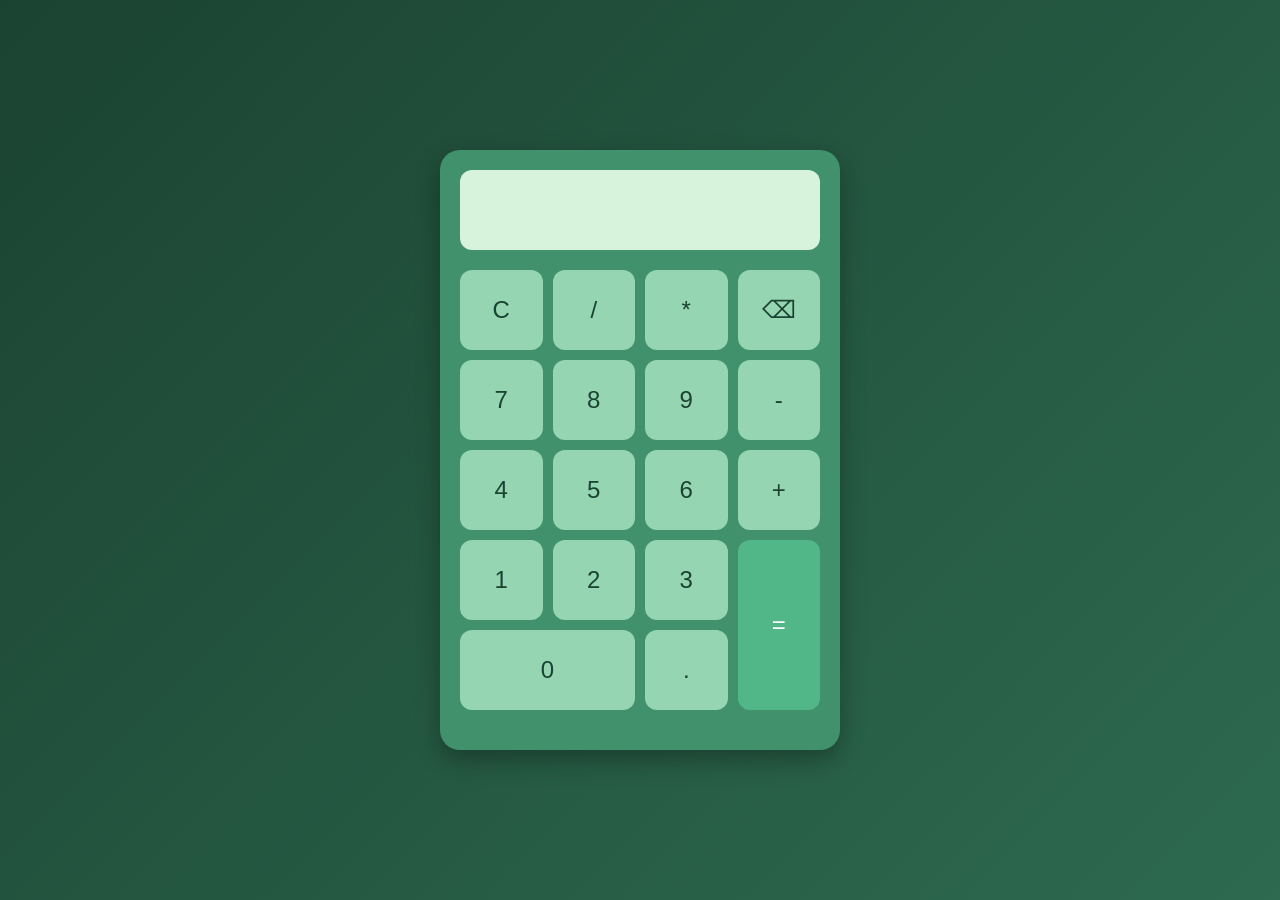
<file: gpt/index.html>
<!DOCTYPE html>
<html lang="pt-BR">
<head>
    <meta charset="UTF-8">
    <meta name="viewport" content="width=device-width, initial-scale=1.0">
    <title>Calculadora</title>
    <link rel="stylesheet" href="style.css">
</head>
<body>

    <div class="calculadora">
        <input type="text" id="display" readonly>

        <div class="botoes">
            <button onclick="limpar()">C</button>
            <button onclick="adicionar('/')">/</button>
            <button onclick="adicionar('*')">*</button>
            <button onclick="apagar()">⌫</button>

            <button onclick="adicionar('7')">7</button>
            <button onclick="adicionar('8')">8</button>
            <button onclick="adicionar('9')">9</button>
            <button onclick="adicionar('-')">-</button>

            <button onclick="adicionar('4')">4</button>
            <button onclick="adicionar('5')">5</button>
            <button onclick="adicionar('6')">6</button>
            <button onclick="adicionar('+')">+</button>

            <button onclick="adicionar('1')">1</button>
            <button onclick="adicionar('2')">2</button>
            <button onclick="adicionar('3')">3</button>
            <button rowspan="2" onclick="calcular()" class="igual">=</button>

            <button class="zero" onclick="adicionar('0')">0</button>
            <button onclick="adicionar('.')">.</button>
        </div>
    </div>

    <script src="script.js"></script>
</body>
</html>
</file>
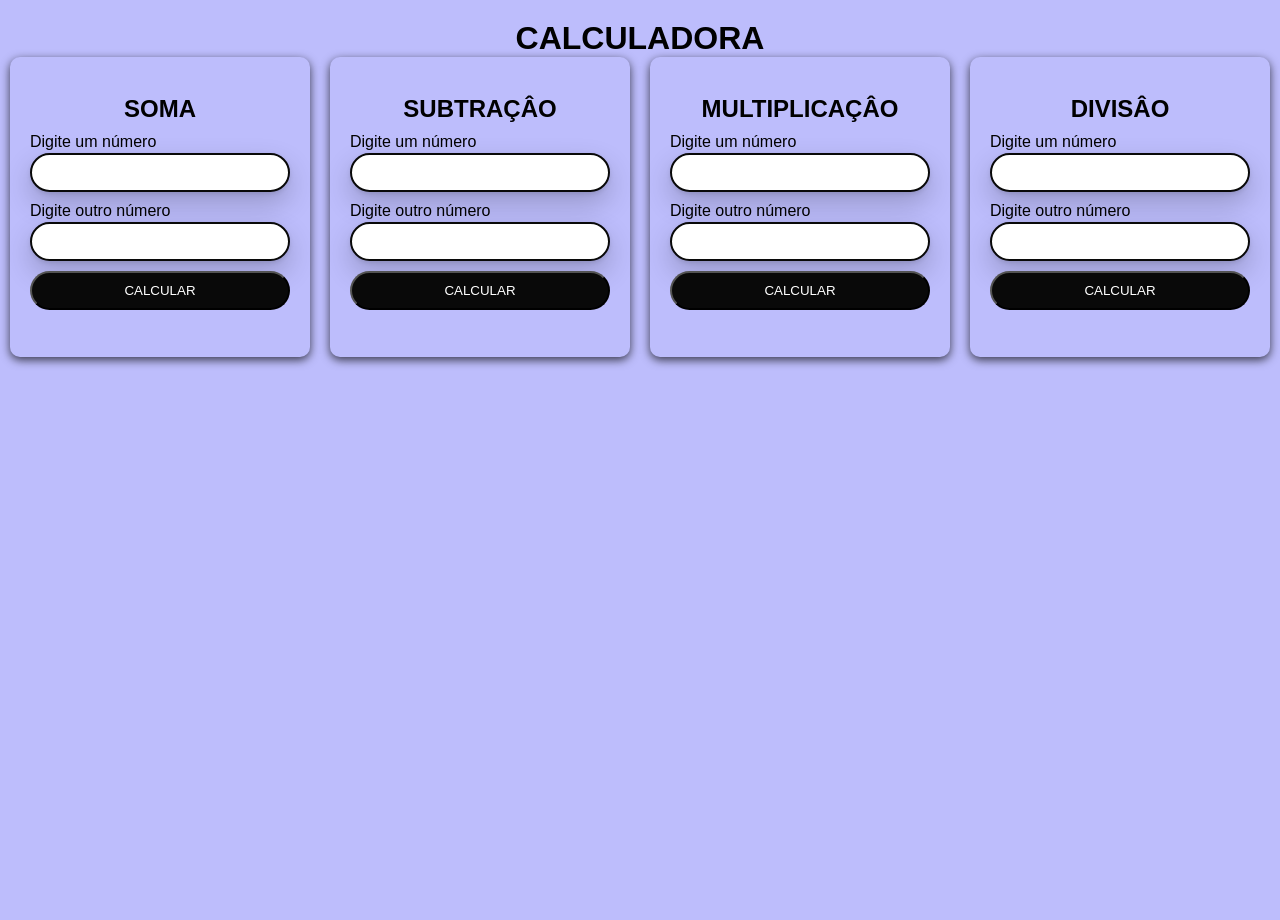
<file: inicial/index.html>
<!DOCTYPE html>
<html lang="en">
<head>
    <meta charset="UTF-8">
    <meta name="viewport" content="width=device-width, initial-scale=1.0">
    <title>Calculadora</title>
    <link rel="stylesheet" href="style.css">
</head>
<body>
    <h1 class="title">CALCULADORA</h1>
    <main>
        <div>
            <h2>SOMA</h2>
            <label for="numero1">Digite um número</label>
            <input type="number" id="numero1">
            <label for="numero2">Digite outro número</label>
            <input type="number" id="numero2">
            <button onclick="somar()">CALCULAR</button>
            <p id="respSoma"></p>
            
        </div>
        <div>
            <h2>SUBTRAÇÂO</h2>
            <label for="numero3">Digite um número</label>
            <input type="number" id="numero3">
            <label for="numero4">Digite outro número</label>
            <input type="number" id="numero4">
            <button onclick="subtrair()">CALCULAR</button>
            <p id="respSub"></p>
        </div>
        <div>
            <h2>MULTIPLICAÇÂO</h2>
            <label for="numero5">Digite um número</label>
            <input type="number" id="numero5">
            <label for="numero6">Digite outro número</label>
            <input type="number" id="numero6">
            <button onclick="multiplicar()">CALCULAR</button>
            <p id="respMult"></p>
        </div>
        <div>
            <h2>DIVISÂO</h2>
            <label for="numero7">Digite um número</label>
            <input type="number" id="numero7">
            <label for="numero8">Digite outro número</label>
            <input type="number" id="numero8">
            <button onclick="dividir()">CALCULAR</button>
            <p id="respDiv"></p>
        </div>
    </main>



    <script src="script.js"></script>
</body>
</html>
</file>
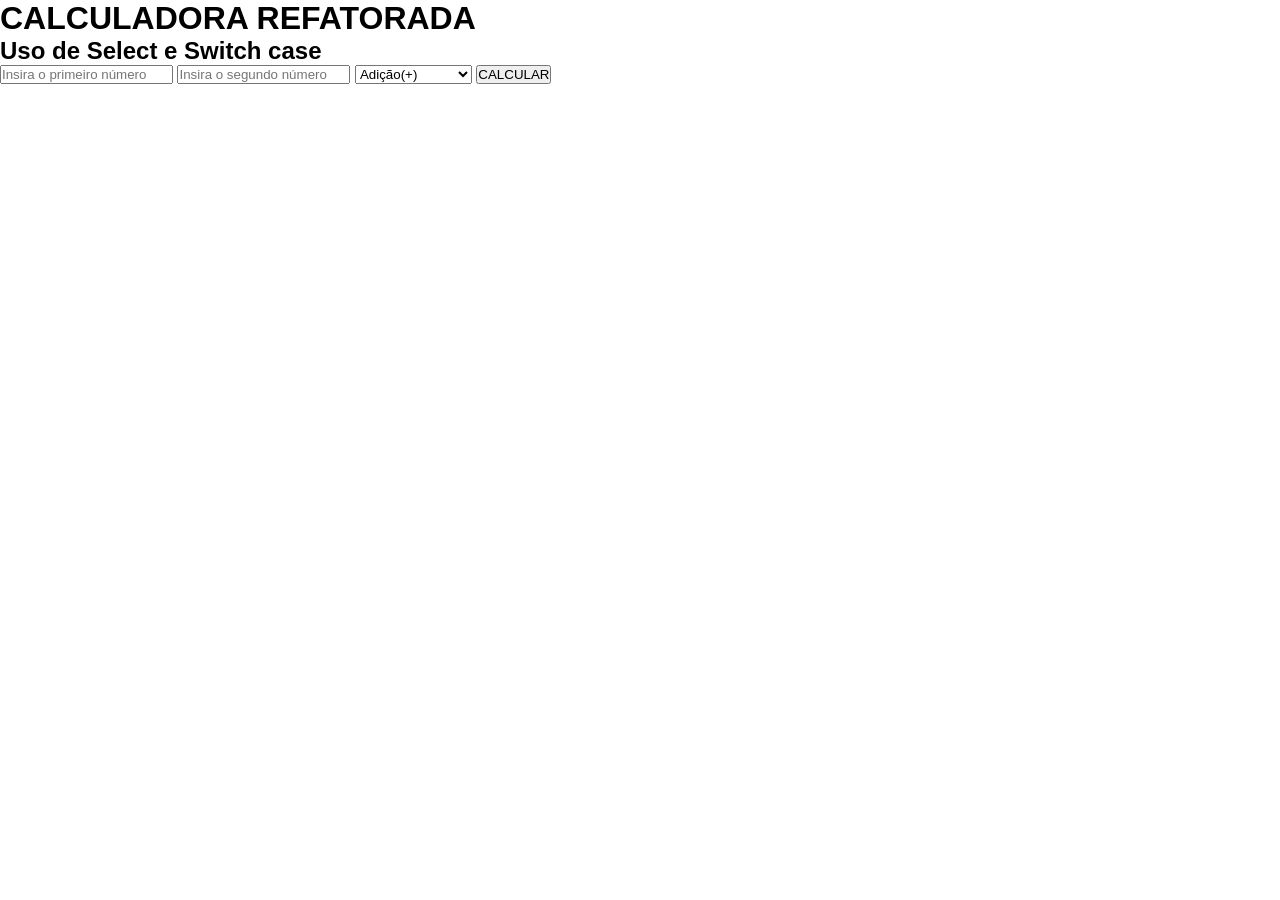
<file: ref/index.html>
<!DOCTYPE html>
<html lang="en">
<head>
    <meta charset="UTF-8">
    <meta name="viewport" content="width=device-width, initial-scale=1.0">
    <title>CALCULADORA</title>
    <link rel="stylesheet" href="style.css">
</head>
<body>
    <h1>CALCULADORA REFATORADA</h1>
    <h2>Uso de Select e Switch case</h2>
    <main>
        <input type="number" placeholder="Insira o primeiro número" id="n1">
        <input type="number" placeholder="Insira o segundo número" id="n2">
        <select id="op">
            <option value="+">Adição(+)</option>
            <option value="-">Subtração(-)</option>
            <option value="*">Multiplicação(X)</option>
            <option value="/">Divisão(/)</option>
        </select>
        <button  onclick="calc()">CALCULAR</button>
        <p id="res"></p>


    </main>
    <script src="script.js"></script>
</body>
</html>
</file>
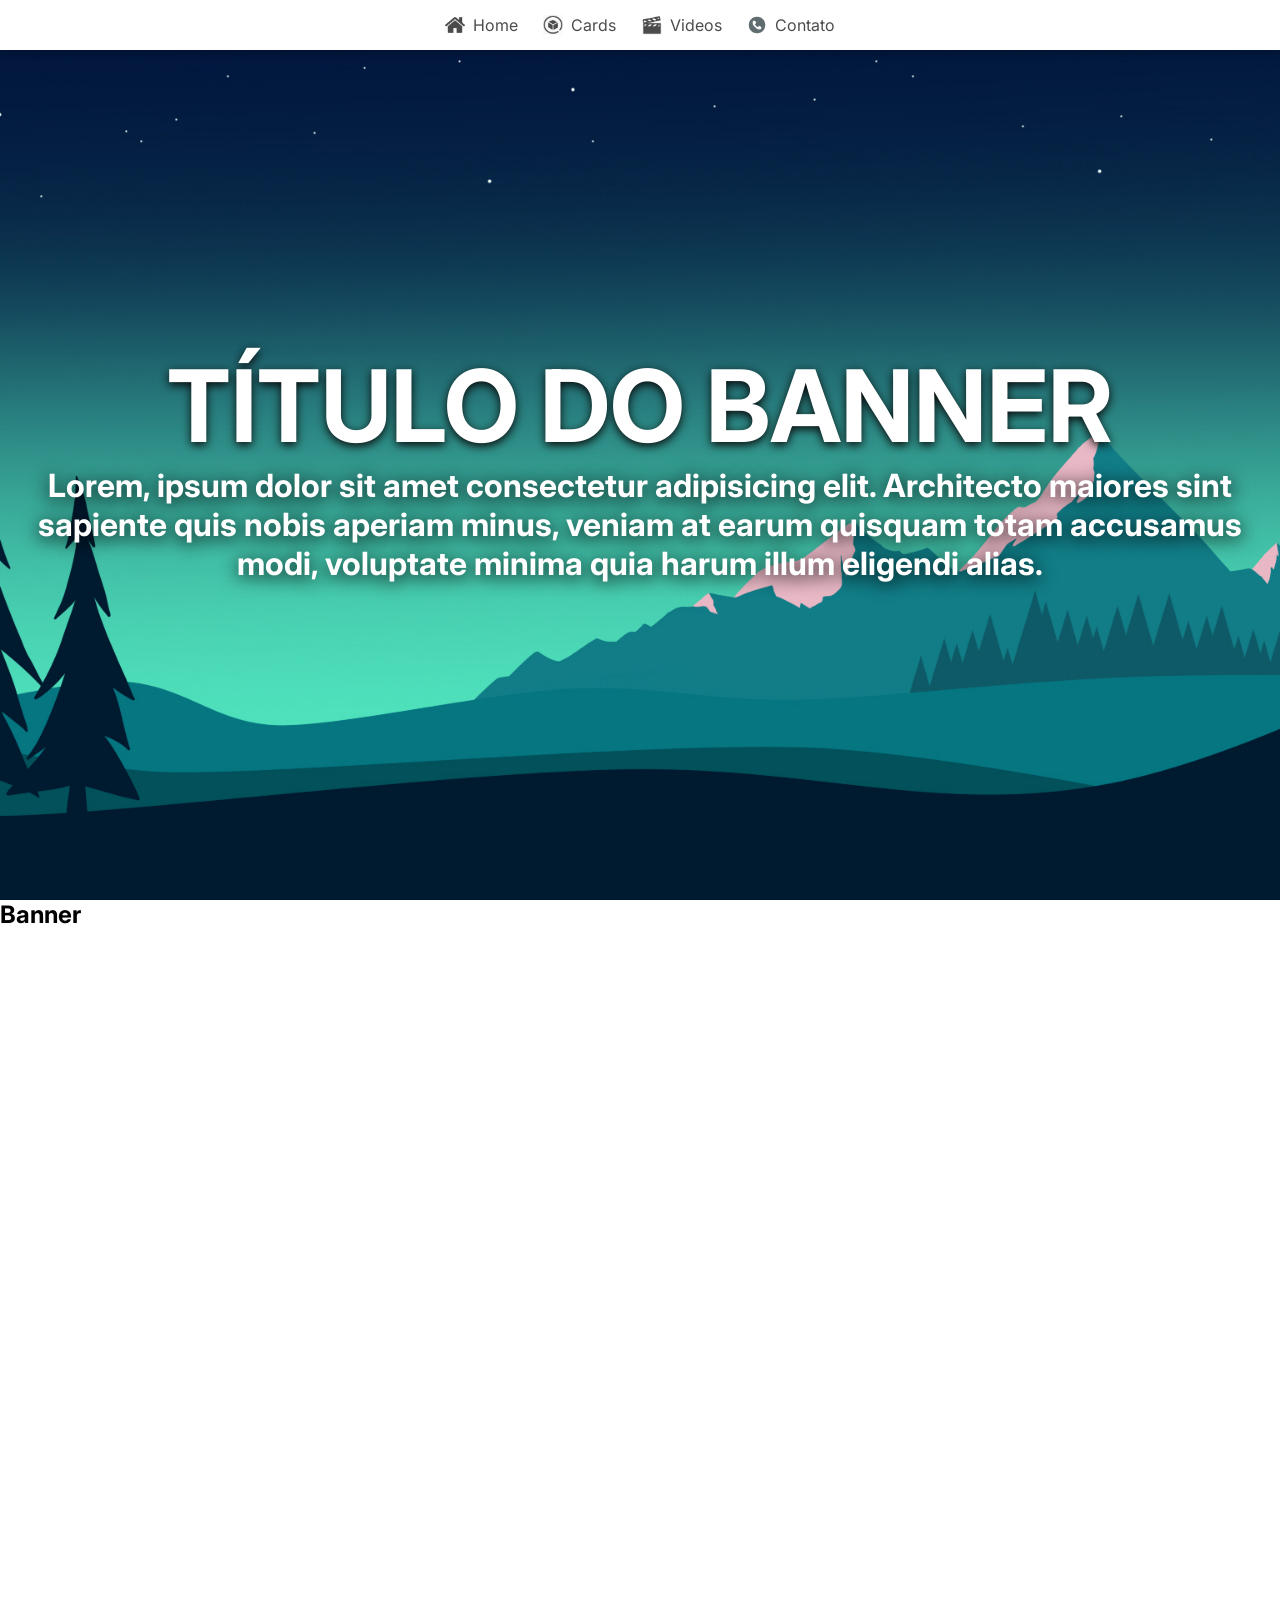
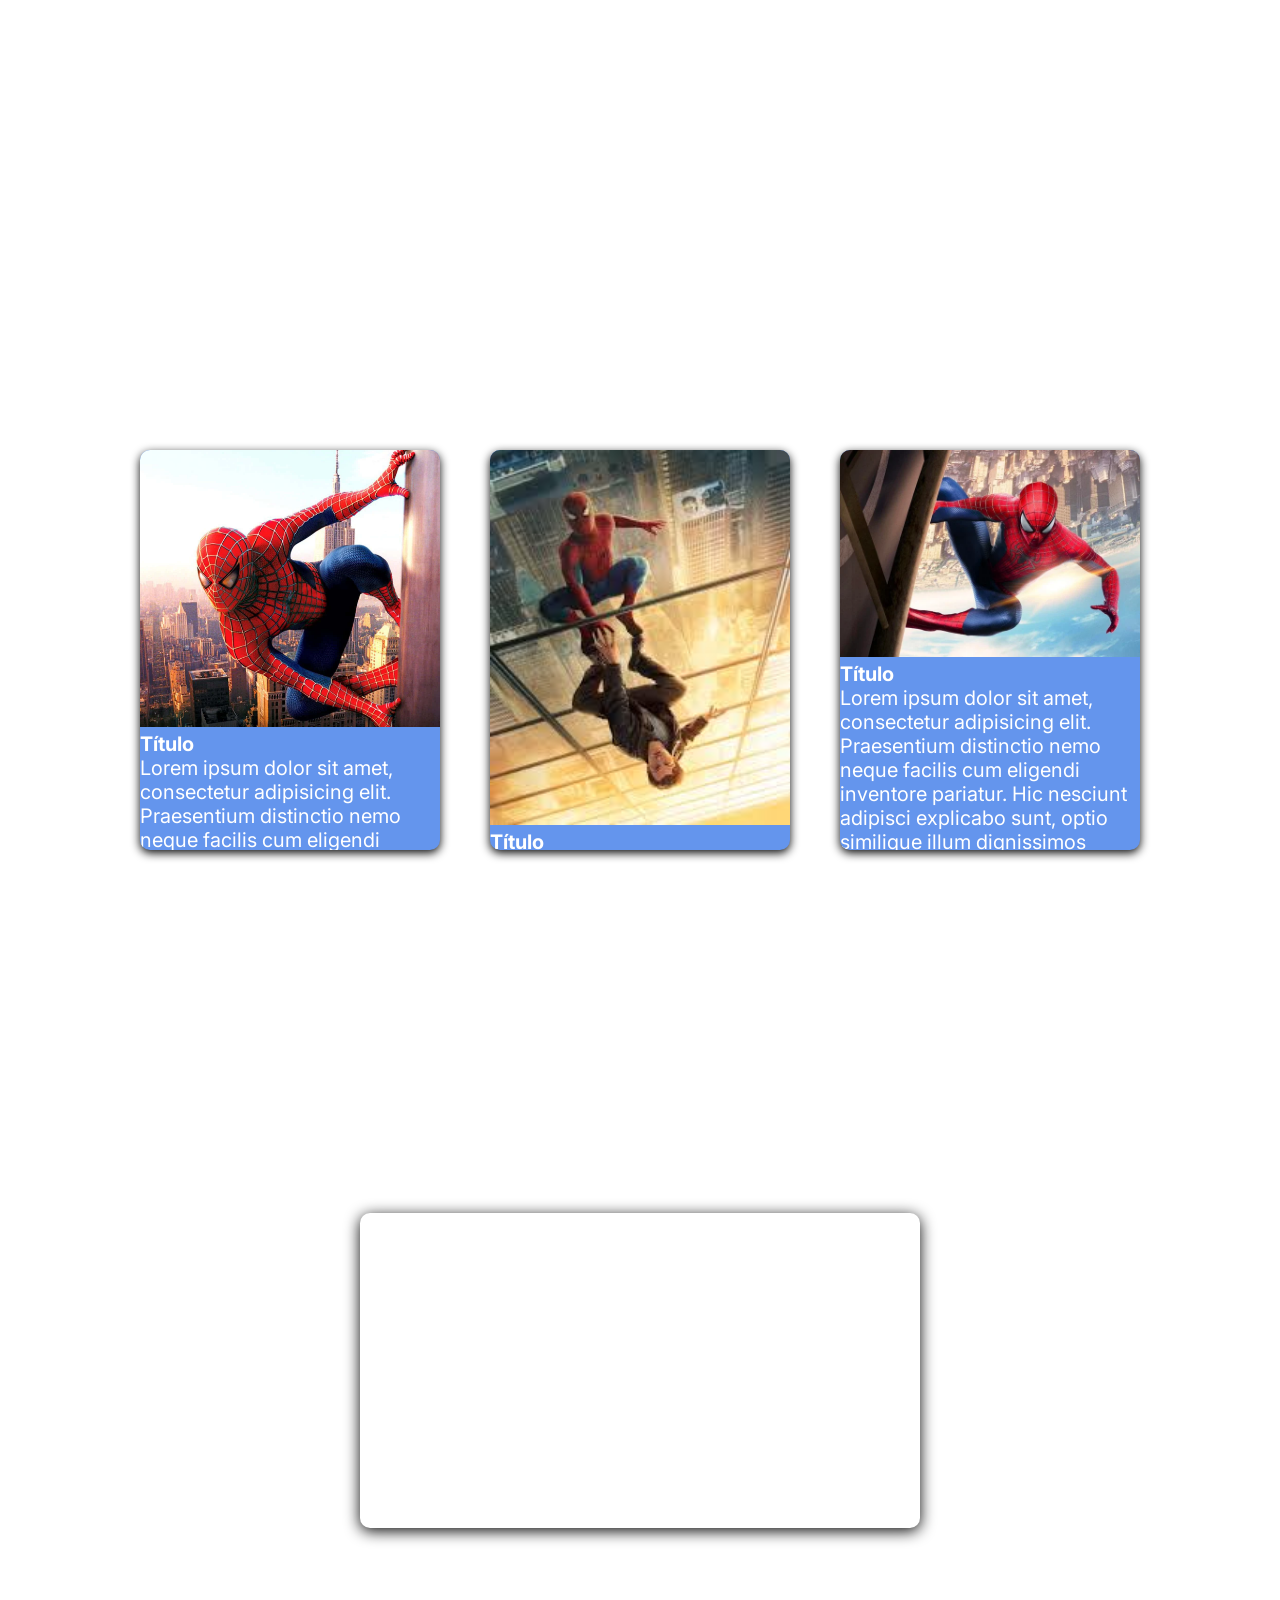
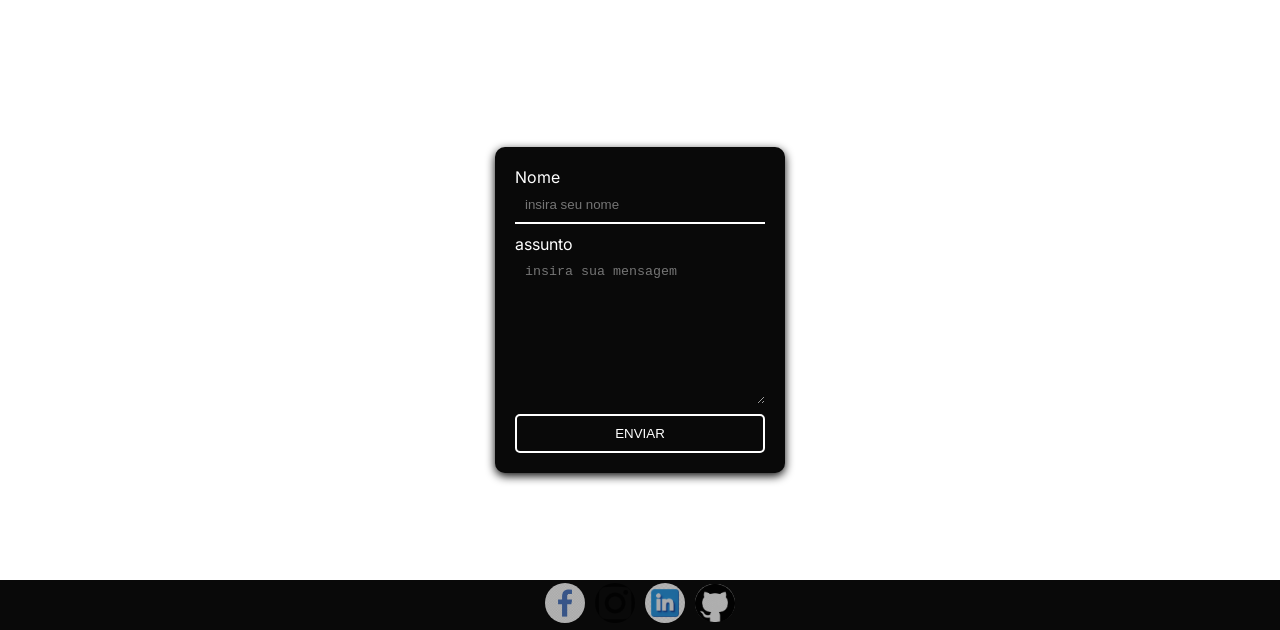
<file: lp/src/index.html>
<!doctype html>
<html lang="pt-BR">
  <head>
    <meta charset="UTF-8" />
    <meta name="viewport" content="width=device-width, initial-scale=1.0" />
    <title>Home Page</title>
    <link rel="stylesheet" href="style.css" />
    <link rel="preconnect" href="https://fonts.googleapis.com" />
    <link rel="preconnect" href="https://fonts.gstatic.com" crossorigin />
    <link
      href="https://fonts.googleapis.com/css2?family=Inter:ital,opsz,wght@0,14..32,100..900;1,14..32,100..900&display=swap"
      rel="stylesheet"
    />
  </head>
  <body>
    <nav>
        <span class="navItem" onclick="navTo('s1')">
            <img src="../icons/home.png" alt="Home">
             <p class="navWords">Home</p>
        </span>
        </span>
        <span class="navItem" onclick="navTo('s2')">
            <img src="../icons/cardIcon.png" alt="Products">
            <p class="navWords">Cards</p>
        </span>
        <span class="navItem" onclick="navTo('s4')">
            <img src="../icons/videosIcon.png" alt="video">
            <p class="navWords">Videos</p>
        </span>
        <span class="navItem" onclick="navTo('s5')">
            <img src="../icons/phone.png" alt="Contact">
            <p class="navWords">Contato</p>
        </span>
      
      
    </nav>

    <main>
      <section id="s1" class="s1">
        <h1>Título do banner</h1>
        <h2>Lorem, ipsum dolor sit amet consectetur adipisicing elit. Architecto maiores sint sapiente quis nobis aperiam minus, veniam at earum quisquam totam accusamus modi, voluptate minima quia harum illum eligendi alias.</h2>
      </section>

      <section id="s2" class="s2">
        <h1>Banner</h1>
      </section>

      <section id="s3" class="s3">
        <div class="card">
          <img src="../images/tobeyImage.jpg" alt="">
          <div class="textsCard">
            <h4>Título</h4>
            <p>Lorem ipsum dolor sit amet, consectetur adipisicing elit. Praesentium distinctio nemo neque facilis cum eligendi inventore pariatur. Hic nesciunt adipisci explicabo sunt, optio similique illum dignissimos cumque excepturi exercitationem aperiam!</p>
          </div>
        </div>

        <div class="card">
          <img src="../images/TomImage.jpg" alt="">
          <div class="textsCard">
            <h4>Título</h4>
            <p>Lorem ipsum dolor sit amet, consectetur adipisicing elit. Praesentium distinctio nemo neque facilis cum eligendi inventore pariatur. Hic nesciunt adipisci explicabo sunt, optio similique illum dignissimos cumque excepturi exercitationem aperiam!</p>
          </div>
        </div>

        <div class="card">
          <img src="../images/Andrewimage.webp" alt="">
          <div class="textsCard">
            <h4>Título</h4>
            <p>Lorem ipsum dolor sit amet, consectetur adipisicing elit. Praesentium distinctio nemo neque facilis cum eligendi inventore pariatur. Hic nesciunt adipisci explicabo sunt, optio similique illum dignissimos cumque excepturi exercitationem aperiam!</p>
          </div>
        </div>
        
      </section>

      <section id="s4" class="s4">
        <iframe class="video" src="https://www.youtube.com/embed/7FFGIqNHV1g?si=ee2YIU8LCS6cIh6j" title="YouTube video player" frameborder="0" allow="accelerometer; autoplay; clipboard-write; encrypted-media; gyroscope; picture-in-picture; web-share" referrerpolicy="strict-origin-when-cross-origin" allowfullscreen></iframe>
      </section>

      <section id="s5" class="s5">
        <div class="formulario">
          <label for="nome">Nome </label>
          <input type="text" id="nome" placeholder="insira seu nome">
          <label for="assunto">assunto</label>
          <textarea name="assunto" placeholder="insira sua mensagem"></textarea>
          <button onclick="enviar()">ENVIAR</button>
        </div>
      </section>
    </main>

    <footer>
        <a href="https://www.facebook.com" target="_blank">
          <img width="40px" src="../icons/faceIcon.jpg" alt="facebook">
        </a>
        <a href="https://www.instagram.com/" target="_blank">
          <img width="40px" src="../icons/instaIcon.png" alt="instagram">
        </a>
        <a href="https://linkedin.com" target="_blank">
          <img width="40px" src="../icons/linkedinIcon.avif" alt="linkedin">
        </a>
        <a href="https://github.com" target="_blank">
          <img width="40px" src="../icons/githubIcon.jpg" alt="github">
        </a>
    </footer>

    <script src="script.js"></script>
  </body>
</html>
</file>
<file: gpt/style.css>
*{
    margin:0;
    padding:0;
    box-sizing:border-box;
    font-family:Arial, Helvetica, sans-serif;
}

body{
    display:flex;
    justify-content:center;
    align-items:center;
    min-height:100vh;
    background:linear-gradient(135deg,#1b4332,#2d6a4f);
}

.calculadora{
    width:400px;
    height:600px;
    background:#40916c;
    border-radius:20px;
    padding:20px;
    box-shadow:0 10px 25px rgba(0,0,0,0.3);
}

#display{
    width:100%;
    height:80px;
    border:none;
    border-radius:12px;
    margin-bottom:20px;
    padding:15px;
    font-size:2rem;
    text-align:right;
    background:#d8f3dc;
    color:#1b4332;
}

.botoes{
    display:grid;
    grid-template-columns:repeat(4, 1fr);
    gap:10px;
}

button{
    height:80px;
    border:none;
    border-radius:12px;
    font-size:1.5rem;
    cursor:pointer;
    background:#95d5b2;
    color:#1b4332;
    transition:0.2s;
}

button:hover{
    background:#b7e4c7;
    transform:scale(1.03);
}

.igual{
    grid-row:span 2;
    height:170px;
    background:#52b788;
    color:white;
}

.igual:hover{
    background:#74c69d;
}

.zero{
    grid-column:span 2;
}
</file>
<file: inicial/style.css>
*{
    margin: 0;
    padding: 0;
    box-sizing: border-box;
    font-family: Arial, Helvetica, sans-serif;
}

.title{
    width: 100%;
    text-align: center;
    margin-top: 20px;
}

body{
    overflow-x: hidden;
    min-height: 100vh;
    height: auto;
    background-color: rgb(189, 189, 252);
}

main{
    display: flex;
    flex-direction: row;
    align-items: center;
    justify-content: center;
    flex-wrap: wrap;
    gap: 20px;
}

div{
    box-shadow: 0px 3px 10px rgba(0,0,0, 0.70);
    width: 300px;
    height: 300px;
    border-radius:  10px;
    display: flex;
    flex-direction: column;
    justify-content: center;
    gap: 10px;
    padding: 20px;
}

label{
    margin-bottom: -8px;
}

input{
    padding: 10px;
    border-radius: 999px;
    box-shadow: rgba(0, 0, 0, 0.2) 0px 12px 28px 0px, rgba(0, 0, 0, 0.1) 0px 2px 4px 0px, rgba(255, 255, 255, 0.05) 0px 0px 0px 1px inset;
    border: none;
    border: 2px solid #090909;
}

h2{
    width: 100%;
    text-align: center;
}

button{
    padding: 10px;
    border-radius: 999px;
    background-color: #090909;
    color: #ffffff;
    transition: all 200ms ease-in-out;
}

button:hover{
    cursor: pointer;
    background-color: rgb(236, 194, 245);
    color: #090909;
}
</file>
<file: ref/style.css>
*{
    margin: 0;
    padding: 0;
    box-sizing: border-box;
    font-family: Arial, Helvetica, sans-serif;
}
</file>
<file: lp/src/style.css>
* {
  margin: 0;
  padding: 0;
  box-sizing: border-box;
}

body {
  font-family: "Inter", sans-serif;
  overflow-x: hidden;
}

nav {
  position: fixed;
  background-color: white;
  width: 100%;
  height: 50px;
  display: flex;
  align-items: center;
  justify-content: center;
  gap: 2vw;
  box-shadow: rgba(0, 0, 0, 0.24) 0px 3px 8px;
  animation: deCima 2s linear;
  z-index: 10; 
}

@keyframes deCima {
  0% {
    transform: translateY(-50px); 
    opacity: 0;
  }
  100% {
    transform: translateY(0);
    opacity: 1;
  }
}

.navItem {
  display: flex;
  align-items: center;
  justify-content: center;
  gap: 8px;
  opacity: 0.7;
  transition: all 200ms;
}

.navItem:hover {
  opacity: 1;
  cursor: pointer;
}

.navItem img {
  width: 20px;
  cursor: pointer;
}

section {
  min-height: 100vh;
  height: auto;
}

.s1 {
  background-image: url(../images/backgroundVerde.jpg);
  background-position: center;
  background-repeat: no-repeat;
  background-size: cover;
  background-attachment: fixed;
  display: flex;
  flex-direction: column;
  align-items: center;
  justify-content: center;
}

.s1 h1 {
  font-size: 100px;
  word-break: break-all;
  color: #ffff;
  text-transform: uppercase;
  text-shadow: 0px 3px 10px #090909; 
  width: 100%;
  text-align: center;
  padding-top: 3vh;
  animation: esquerda 2s ease-in-out;
}

.s1 p {
  color: aqua;
  font-size: 18px;
  width: 100%;
  text-align: center;
  animation: esquerda 2s ease-in-out;
}

.s1 h2 {
  color: white;
  font-size: 32px;
  text-shadow: 0px 3px 18px #000;
  width: 100%; 
  text-align: center;
  animation: esquerda 2s ease-in-out; 
}


@keyframes esquerda {
  0% {
    transform: translateX(-50px);
    opacity: 0;
  }
}

@keyframes direita {
  0% {
    transform: translateX(50px); 
    opacity: 0;
  }
}

@keyframes cima {
  0% {
    transform: translateY(50px);
    opacity: 0;
  }
}

.s4 {
  display: flex;
  align-items: center;
  text-align: left;
  justify-content: center;
  min-height: 60vh;
  flex-direction: column;
}

.video {
  width: 560px;
  height: 315px;
  box-shadow: 0px 3px 15px #090909;
  border-radius: 10px;
}

.s5{
  min-height: 60vh;
  display: flex;
  align-items: center;
  justify-content: center;
}

.formulario{
  background-color: #090909;
  color: #ffff;
  box-shadow: 0px 3px 10px #090909;
  display: flex;
  align-items: center;
  justify-content: center;
  flex-direction: column;
  padding: 20px;
  border-radius: 10px;
  gap: 10px;
}

.formulario label {
  width: 100%;
  margin-bottom: -10px;
}

.formulario input{
  padding: 10px;
  border: none;
  background: transparent;
  color: white;
  border-bottom: 2px solid #ffff;
  width: 100%;
}

.formulario input:focus{
  outline: none;
  color: cornflowerblue;
  border-bottom: 2px solid cornflowerblue;
}
 
textarea{
  max-width: 250px;
  min-width: 250px;
  min-height: 150px;
  max-height: 150px;
  padding: 10px;
  border: none;
  border-radius: 2px solid white;
  background: transparent;
  color: white;
}

button{
  border: none;
  border-radius: 5px;
  border: 2px solid white;
  padding: 10px;
  background: transparent;
  color: white;
  transition: all 200ms linear;
  width: 100%;
}

button:hover{
  background: white;
  color: #090909;
  cursor: pointer;
}

a{
  text-decoration: none;
}

.card{
  background-color: cornflowerblue;
  color: white;
  font-size: 20px;
  width: 300px;
  height: 400px;
  overflow: hidden;
  border-radius: 10px;
  box-shadow: 0px 3px 10px #090909;
  
}

.card img{
  width: 100%;
  height: auto;
}

.textCard{
  padding: 20px;
}

.s3{
  display: flex;
  align-items: center;
  justify-content: center;
  flex-wrap: wrap;
  gap: 50px;
}

footer {
  display: flex;
  align-items: center;
  justify-content: center;
  height: 50px;
  padding: 10px;
  gap: 10px;
  background-color: #090909;
}

a {
  text-decoration: none;
}

footer a img {
  border-radius: 999px;
  opacity: 0.7; 
  transition: all 200ms ease-in-out;
}

footer a img:hover {
  opacity: 1; 
  cursor: pointer;
  transform: scale(1.1) translate(-5px);
}

@media (width <= 800px) {
  nav {
    height: 80px;
    gap: 5vw;
  }

  .navItem img {
    width: 50px;
  }

  .navWords {
    display: none;
  }

  .video {
    width: 100%;
    height: 315px;
    border-radius: 0px;
  }

  .s1 {
    background-image: url(../images/bgMoba.jpeg);
  }
}
</file>
